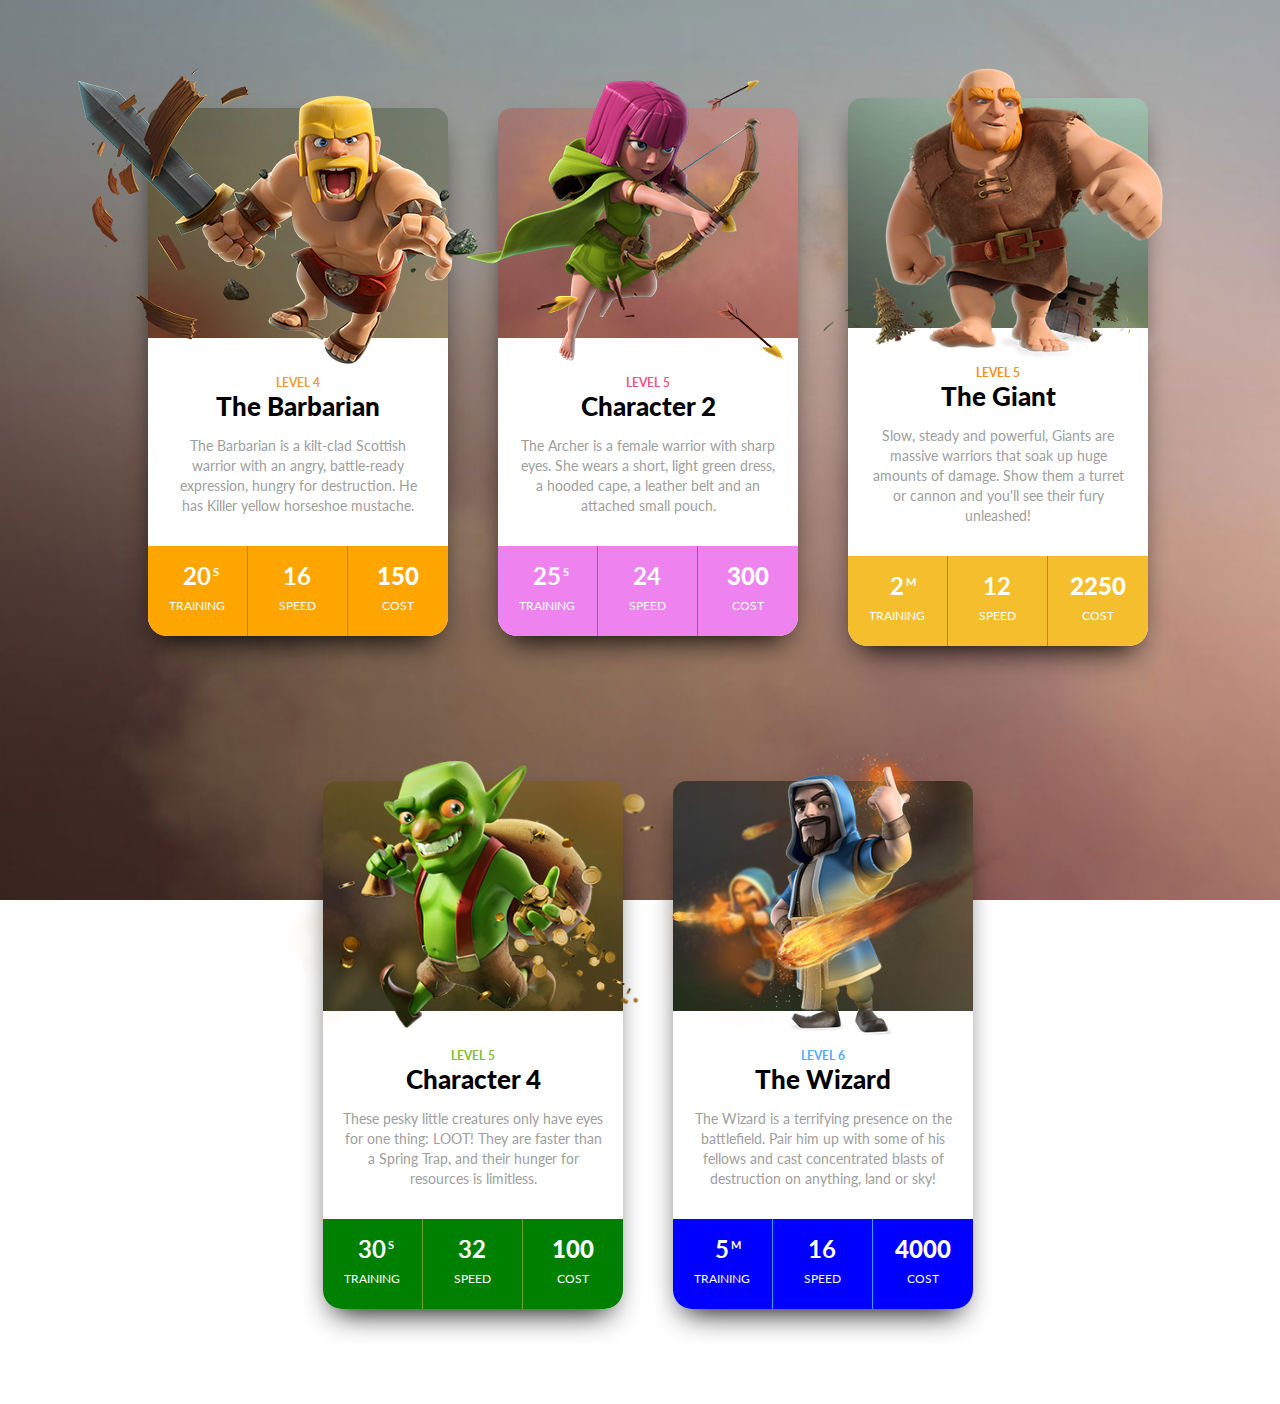
<file: DOM Assignment 4/04_DOM Project/index.html>
<!DOCTYPE html>
<html lang="en">

<head>
    <meta charset="UTF-8" />
    <meta http-equiv="X-UA-Compatible" content="IE=edge" />
    <meta name="viewport" content="width=device-width, initial-scale=1.0" />
    <title>Document</title>
    <link rel="stylesheet" href="./style.css" />
</head>

<body>
    <div class="slide-container">
        <div class="wrapper">
            <div class="clash-card barbarian">
                <div class="clash-card__image clash-card__image--barbarian">
                    <img src="./assets/barbarian.png" alt="barbarian" />
                </div>
                <div class="clash-card__level clash-card__level--barbarian">
                    Level 4
                </div>
                <div>The Barbarian</div>
                <div class="clash-card__unit-description">
                    The Barbarian is a kilt-clad Scottish warrior with an angry,
                    battle-ready expression, hungry for destruction. He has Killer
                    yellow horseshoe mustache.
                </div>

                <div class="clash-card__unit-stats clash-card__unit-stats--barbarian clearfix barbarien">
                    <div class="one-third">
                        <div class="stat">20<sup>S</sup></div>
                        <div class="stat-value">Training</div>
                    </div>

                    <div class="one-third">
                        <div class="stat">16</div>
                        <div class="stat-value">Speed</div>
                    </div>

                    <div class="one-third no-border">
                        <div class="stat">150</div>
                        <div class="stat-value">Cost</div>
                    </div>
                </div>
            </div>
            <!-- end clash-card barbarian-->
        </div>
        <!-- end wrapper -->

        <div class="wrapper">
            <div class="clash-card archer">
                <div class="clash-card__image clash-card__image--archer">
                    <img src="./assets/archer.png" alt="archer" />
                </div>
                <div class="clash-card__level clash-card__level--archer">Level 5</div>
                <div>Character 2</div>
                <div class="clash-card__unit-description">
                    The Archer is a female warrior with sharp eyes. She wears a short,
                    light green dress, a hooded cape, a leather belt and an attached
                    small pouch.
                </div>

                <div class="clash-card__unit-stats clash-card__unit-stats--archer clearfix archer1">
                    <div class="one-third">
                        <div class="stat">25<sup>S</sup></div>
                        <div class="stat-value">Training</div>
                    </div>

                    <div class="one-third">
                        <div class="stat">24</div>
                        <div class="stat-value">Speed</div>
                    </div>

                    <div class="one-third no-border">
                        <div class="stat">300</div>
                        <div class="stat-value">Cost</div>
                    </div>
                </div>
            </div>
            <!-- end clash-card archer-->
        </div>
        <!-- end wrapper -->

        <div class="wrapper">
            <div class="clash-card giant">
                <div class="clash-card__image clash-card__image--giant">
                    <img src="./assets/giant.png" alt="giant" />
                </div>
                <div class="clash-card__level clash-card__level--giant">Level 5</div>
                <div>The Giant</div>
                <div class="clash-card__unit-description">
                    Slow, steady and powerful, Giants are massive warriors that soak up
                    huge amounts of damage. Show them a turret or cannon and you'll see
                    their fury unleashed!
                </div>

                <div class="clash-card__unit-stats clash-card__unit-stats--giant clearfix giant1">
                    <div class="one-third">
                        <div class="stat">2<sup>M</sup></div>
                        <div class="stat-value">Training</div>
                    </div>

                    <div class="one-third">
                        <div class="stat">12</div>
                        <div class="stat-value">Speed</div>
                    </div>

                    <div class="one-third no-border">
                        <div class="stat">2250</div>
                        <div class="stat-value">Cost</div>
                    </div>
                </div>
            </div>
            <!-- end clash-card giant-->
        </div>
        <!-- end wrapper -->

        <div class="wrapper">
            <div class="clash-card goblin">
                <div class="clash-card__image clash-card__image--goblin">
                    <img src="./assets/goblin.png" alt="goblin" />
                </div>
                <div class="clash-card__level clash-card__level--goblin">Level 5</div>
                <div>Character 4</div>
                <div class="clash-card__unit-description">
                    These pesky little creatures only have eyes for one thing: LOOT!
                    They are faster than a Spring Trap, and their hunger for resources
                    is limitless.
                </div>

                <div class="clash-card__unit-stats clash-card__unit-stats--goblin clearfix goblin1">
                    <div class="one-third">
                        <div class="stat">30<sup>S</sup></div>
                        <div class="stat-value">Training</div>
                    </div>

                    <div class="one-third">
                        <div class="stat">32</div>
                        <div class="stat-value">Speed</div>
                    </div>

                    <div class="one-third no-border">
                        <div class="stat">100</div>
                        <div class="stat-value">Cost</div>
                    </div>
                </div>
            </div>
            <!-- end clash-card goblin-->
        </div>
        <!-- end wrapper -->

        <div class="wrapper">
            <div class="clash-card wizard">
                <div class="clash-card__image clash-card__image--wizard">
                    <img src="./assets/wizard.png" alt="wizard" />
                </div>
                <div class="clash-card__level clash-card__level--wizard">Level 6</div>
                <div>The Wizard</div>
                <div class="clash-card__unit-description">
                    The Wizard is a terrifying presence on the battlefield. Pair him up
                    with some of his fellows and cast concentrated blasts of destruction
                    on anything, land or sky!
                </div>

                <div class="clash-card__unit-stats clash-card__unit-stats--wizard clearfix wizard1">
                    <div class="one-third">
                        <div class="stat">5<sup>M</sup></div>
                        <div class="stat-value">Training</div>
                    </div>

                    <div class="one-third">
                        <div class="stat">16</div>
                        <div class="stat-value">Speed</div>
                    </div>

                    <div class="one-third no-border">
                        <div class="stat">4000</div>
                        <div class="stat-value">Cost</div>
                    </div>
                </div>
            </div>
            <!-- end clash-card wizard-->
        </div>
        <!-- end wrapper -->
    </div>
    <!-- end container -->
    <script src="./script.js"></script>
</body>

</html>
</file>
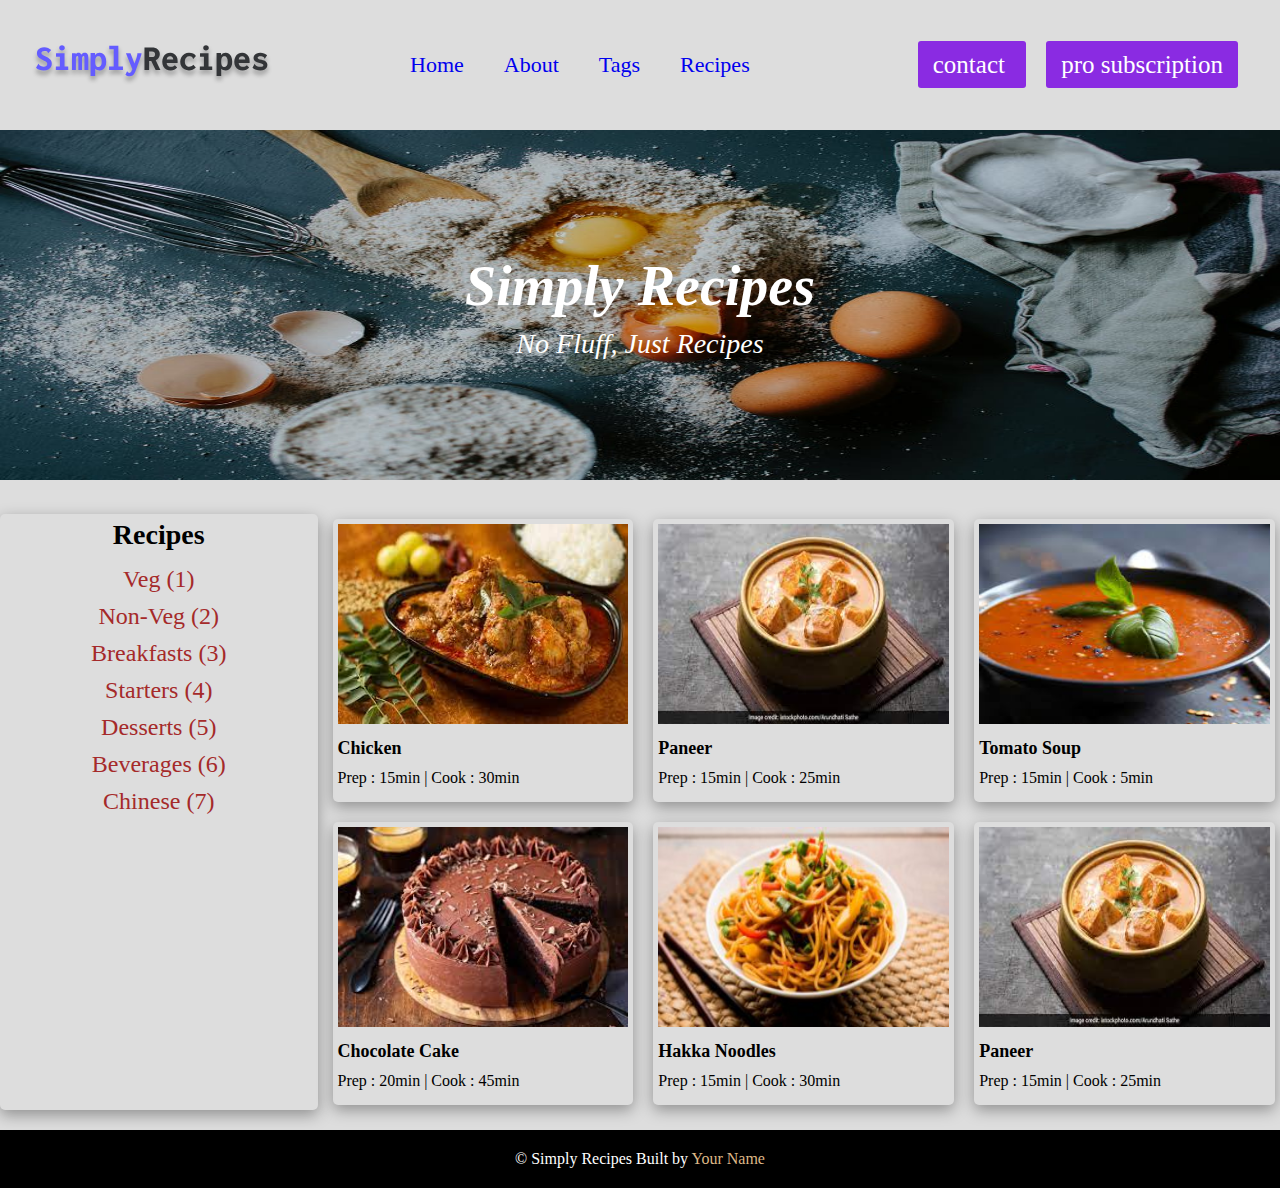
<file: DOM Assignment 5/05_DOM Project/index.html>
<!DOCTYPE html>
<html lang="en">

<head>
    <meta charset="UTF-8" />
    <meta http-equiv="X-UA-Compatible" content="IE=edge" />
    <meta name="viewport" content="width=device-width, initial-scale=1.0" />
    <title>Simply Recipes</title>
    <link rel="stylesheet" href="style.css" />
    <link rel="shortcut icon" href="/img/favicon.ico" type="image/x-icon">
</head>

<body>
    <nav class="navbar">
        <div class="nav-center">
            <div class="nav-header">
                <a href="index.html" class="nav-logo">
                    <img src="./img/logo.svg" alt="Simply Recipes" />
                </a>
            </div>
            <div class="nav-links">
                <a href="index.html" class="nav-link"> home </a>
                <a href="index.html" class="nav-link"> about </a>
                <a href="index.html" class="nav-link"> tags </a>
                <a href="index.html" class="nav-link"> recipes </a>
            </div>
            <div>
                <a href="index.html" class="btn"> contact </a>
            </div>
        </div>
    </nav>
    <main class="page">
        <header class="hero">
            <div class="hero-container">
                <img src="./img/main.jpeg" alt="Main Image">
                <div class="hero-text">
                    <h1>Simply Recipes</h1>
                    <h4>No Fluff, Just Recipes</h4>
                </div>
            </div>
        </header>
        <section class="recipes-container">
            <div class="tags-container">
                <h4 class="text-r">recipes</h4>
                <div>
                    <a href="#"> Veg (1)</a>
                    <a href="#"> Non-Veg (2)</a>
                    <a href="#"> Breakfasts (3)</a>
                    <a href="#"> Starters (4)</a>
                    <a href="#"> Desserts (5)</a>
                    <a href="#"> Beverages (6)</a>
                </div>
            </div>
            <div class="recipe-gallery">
                <div class="card">
                    <a href="#" class="recipe-text">
                        <img src="./img/recipe-1.jpeg" class="recipe-img" />
                        <h5 class="recipe-name">Chicken</h5>
                        <p class="recipe-disp">Prep : 15min | Cook : 30min</p>
                    </a>
                </div>
                <div class="card">
                    <a href="#" class="recipe-text">
                        <img src="./img/recipe-2.jpeg" class="recipe-img " />
                        <h5 class="recipe-name">Paneer</h5>
                        <p class="recipe-disp">Prep : 15min | Cook : 25min</p>
                    </a>
                </div>
                <div class="card">
                    <a href="#" class="recipe-text">
                        <img src="./img/recipe-3.jpeg" class="recipe-img " />
                        <h5 class="recipe-name">Tomato Soup</h5>
                        <p class="recipe-disp">Prep : 15min | Cook : 5min</p>
                    </a>
                </div>
                <div class="card">
                    <a href="#" class="recipe-text">
                        <img src="./img/recipe-4.jpeg" class="recipe-img " />
                        <h5 class="recipe-name">Chocolate Cake</h5>
                        <p class="recipe-disp">Prep : 20min | Cook : 45min</p>
                    </a>
                </div>
                <div class="card">
                    <a href="#" class="recipe-text">
                        <img src="./img/recipe-5.jpeg" class="recipe-img " />
                        <h5 class="recipe-name">Hakka Noodles</h5>
                        <p class="recipe-disp">Prep : 15min | Cook : 30min</p>
                    </a>
                </div>
                <div class="card">
                    <a href="#" class="recipe-text">
                        <img src="./img/recipe-2.jpeg" class="recipe-img " />
                        <h5 class="recipe-name">Paneer</h5>
                        <p class="recipe-disp">Prep : 15min | Cook : 25min</p>
                    </a>
                </div>
            </div>
        </section>
    </main>

    <footer class="page-footer">
        <p>
            &copy;
            <span class="footer-logo">Simply Recipes</span> Built by
            <a href=#>Your Name</a>
        </p>
    </footer>
    
    <script src="./script.js"></script>
</body>

</html>




<!-- 
    const ab = document.querySelector(".nav-links")
let x = document.createElement("a")
x.classList.add("btn")
x.textContent="Recipes 2"
'Recipes 2'
ab.append(x)
 -->
</file>
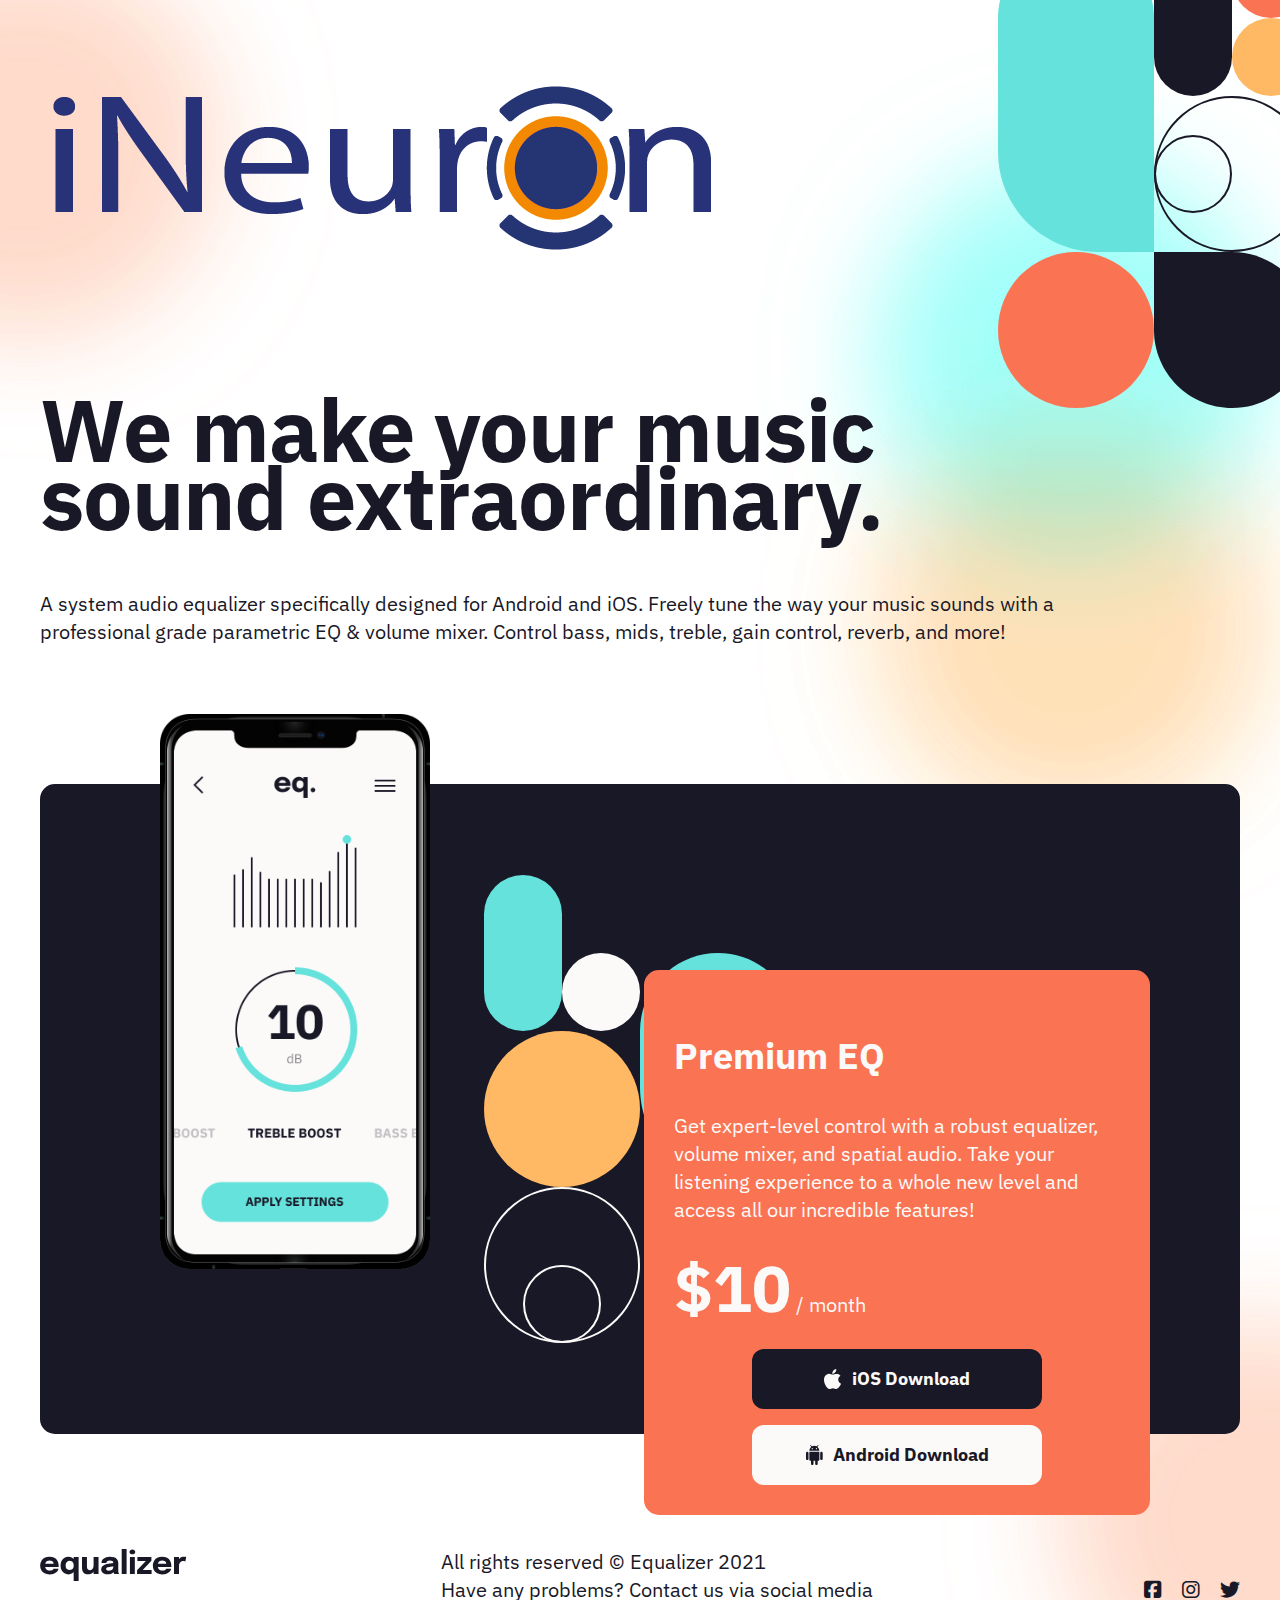
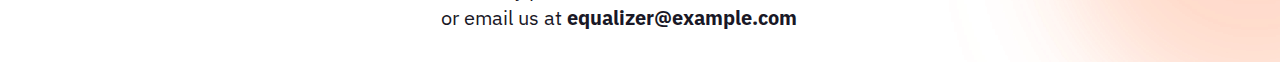
<file: DOM Assignment 6/06_DOM Project/index.html>
<!DOCTYPE html>
<html lang="en">

<head>
  <meta charset="UTF-8">
  <meta name="viewport" content="width=device-width, initial-scale=1.0">

  <link rel="stylesheet" href="./css/style.css">
  <title>DOM Project 3</title>
</head>

<body>

  <main>
    <div class="top_img">
      <img src="./assets/bg-pattern-1.svg" alt="Background top image">
    </div>
    <header>
      <img src="./assets/logo.svg" alt="Logo" class="logo">
    </header>
    <section class="hero">
      <h1>We make your music sound extraordinary.</h1>
      <p>A system audio equalizer specifically designed for Android and iOS. Freely tune the
        way your music sounds with a professional grade parametric EQ & volume mixer. Control
        bass, mids, treble, gain control, reverb, and more!</p>
    </section>

    <section class="app">
      <div class="app_img">
        <img src="./assets/illustration-app.png" alt="Ilustration app">
      </div>
      <div class="app_info">
        <h2>Premium EQ</h2>
        <p>Get expert-level control with a robust equalizer, volume mixer, and spatial audio. Take
          your listening experience to a whole new level and access all our incredible features!</p>
        <div class="app_price">
          <span>$4</span> / month
        </div>
        <div class="buttons">
          <div class="button iosDownload">
            <img src="./assets/icon-apple.svg" alt="iOS button">
            <span>iOS Download</span>
          </div>
          <div class="button androidDownload">
            <img src="./assets/icon-android.svg" alt="Android button">
            <span>Android Download</span>
          </div>
        </div>
      </div>
    </section>

    <footer>
      <div class="footer_logo"><img src="./assets/logo.svg" alt="Logo" class="logo"></div>
      <div class="footer_text">
        <div class="footer_copy">All rights reserved © Equalizer 2021</div>
        <div class="footer_problems"> Have any problems? Contact us via social media or email us at
          <strong>equalizer@example.com </strong>
        </div>
      </div>

      <div class="footer_social">
        <div class="footer_social_ico"><i class="fa-brands fa-square-facebook"></i></div>
        <div class="footer_social_ico"><i class="fa-brands fa-instagram"></i></div>
        <div class="footer_social_ico"><i class="fa-brands fa-twitter"></i></div>
      </div>

    </footer>
  </main>

  <script src="./script.js"></script>
  <link rel="stylesheet" href="https://cdnjs.cloudflare.com/ajax/libs/font-awesome/6.2.0/css/all.min.css">
</body>

</html>
</file>
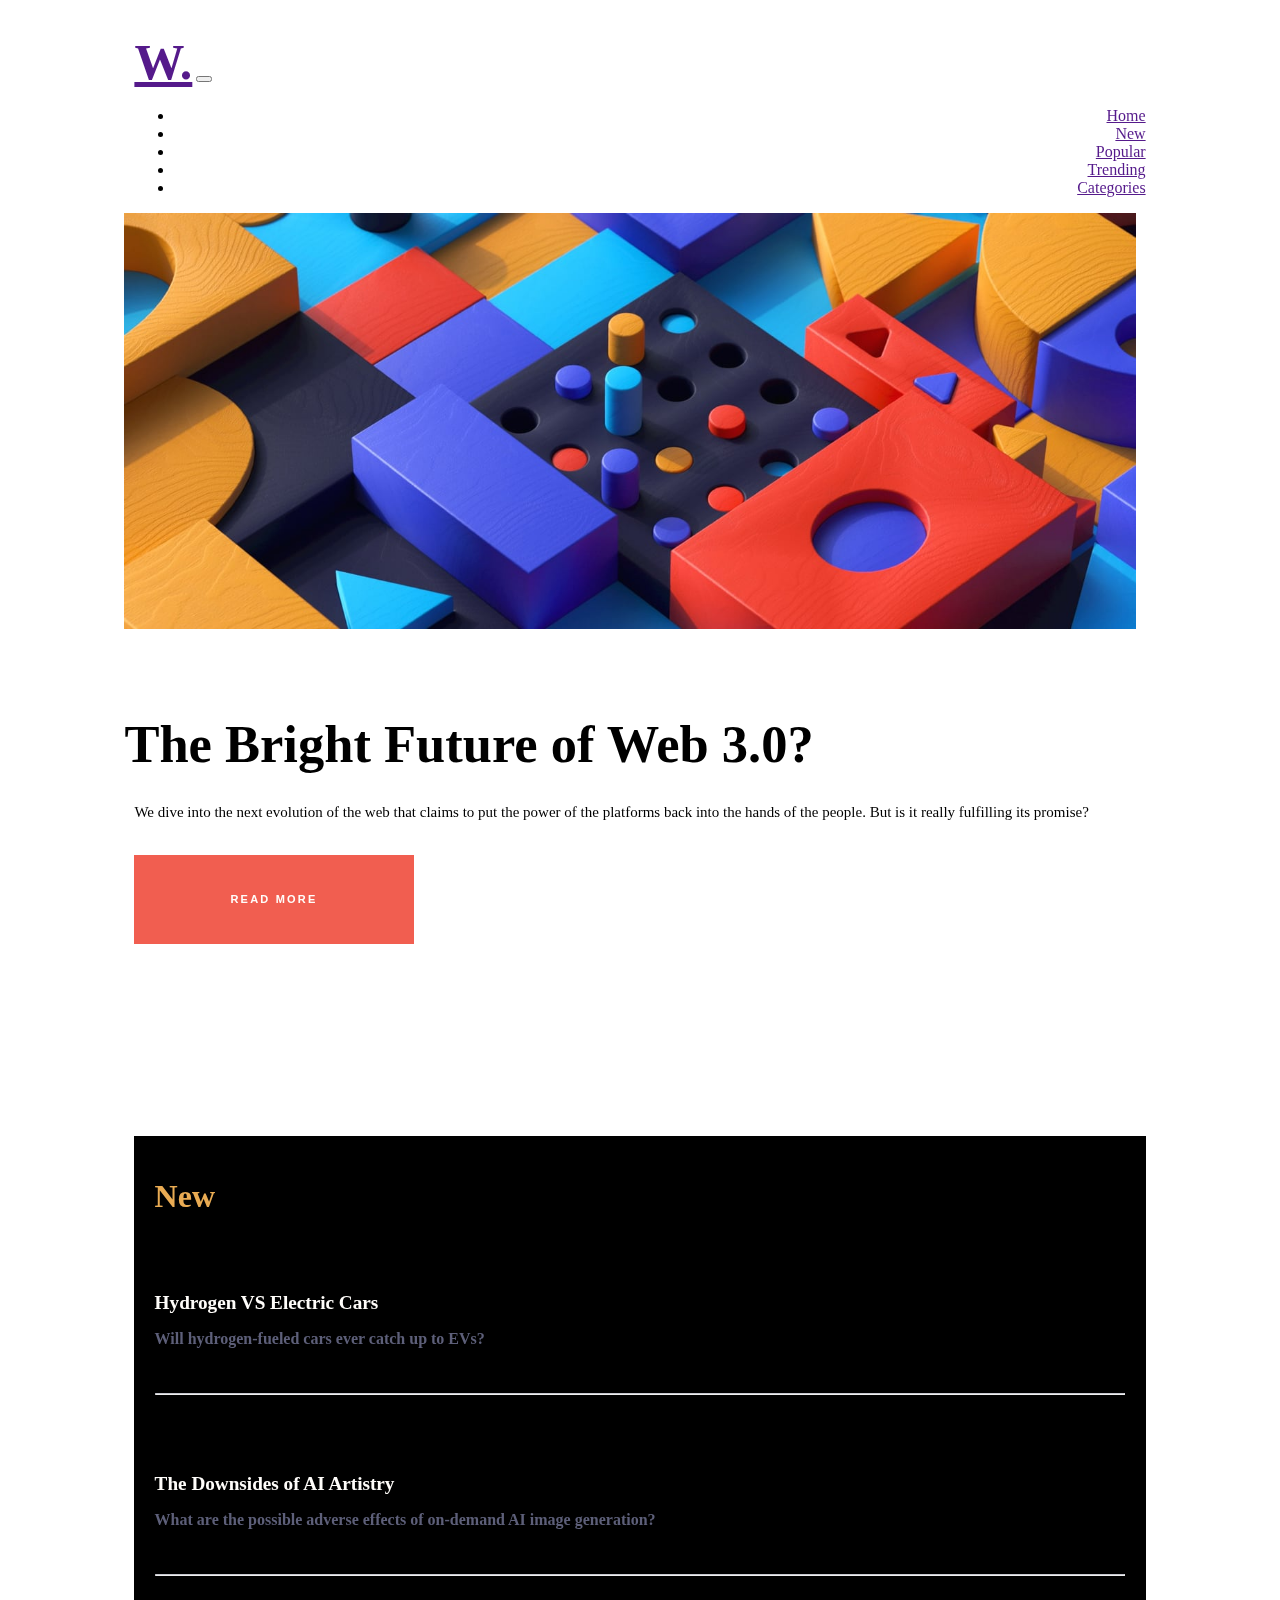
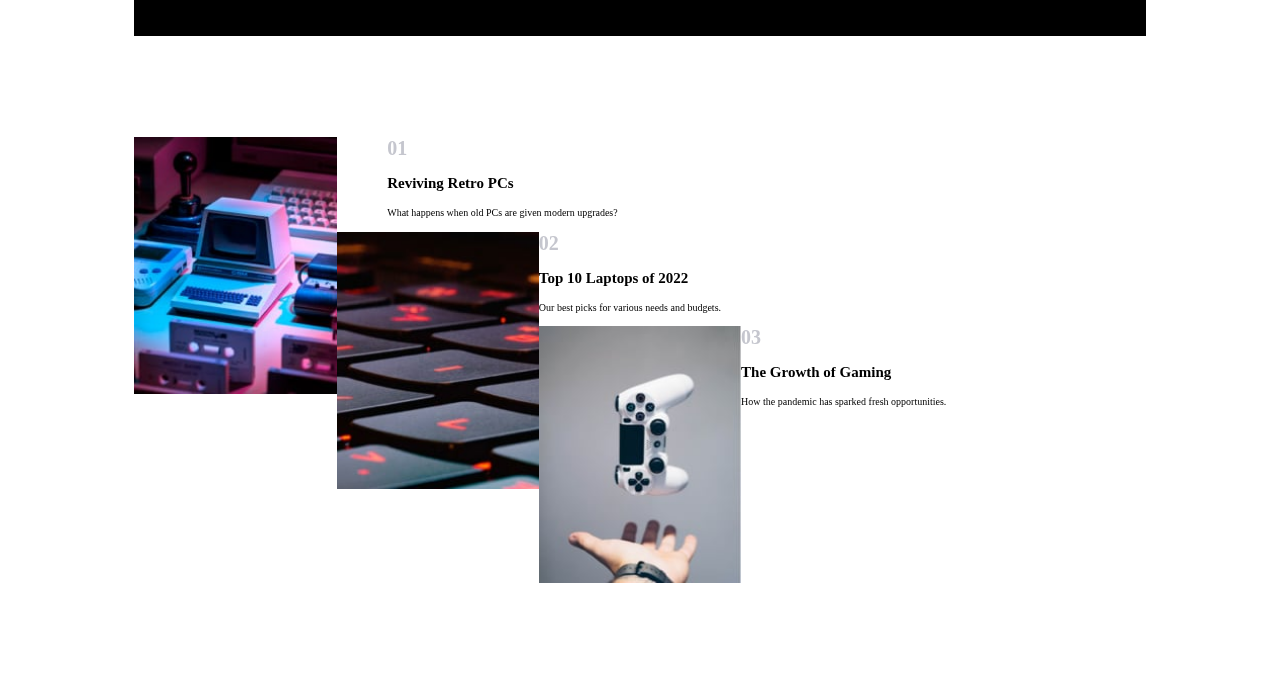
<file: DOM Assignment 8/DOM P8/index.html>
<!DOCTYPE html>
<html lang="en">
  <head>
    <meta charset="UTF-8" />
    <meta name="viewport" content="width=device-width, initial-scale=1.0" />
    <title>Frontend Mentor | News homepage</title>
    <link
      rel="stylesheet"
      href="https://cdn.jsdelivr.net/npm/bootstrap@5.2.2/dist/css/bootstrap.min.css"
      integrity="sha384-Zenh87qX5JnK2Jl0vWa8Ck2rdkQ2Bzep5IDxbcnCeuOxjzrPF/et3URy9Bv1WTRi"
      crossorigin="anonymous"
    />
    <link rel="stylesheet" href="style.css" />
    <script
      src="https://cdn.jsdelivr.net/npm/bootstrap@5.2.2/dist/js/bootstrap.bundle.min.js"
      integrity="sha384-OERcA2EqjJCMA+/3y+gxIOqMEjwtxJY7qPCqsdltbNJuaOe923+mo//f6V8Qbsw3"
      crossorigin="anonymous"
    ></script>
    <script
      src="https://cdn.jsdelivr.net/npm/bootstrap@5.2.2/dist/js/bootstrap.min.js"
      integrity="sha384-IDwe1+LCz02ROU9k972gdyvl+AESN10+x7tBKgc9I5HFtuNz0wWnPclzo6p9vxnk"
      crossorigin="anonymous"
    ></script>
    <script
      src="https://cdn.jsdelivr.net/npm/@popperjs/core@2.11.6/dist/umd/popper.min.js"
      integrity="sha384-oBqDVmMz9ATKxIep9tiCxS/Z9fNfEXiDAYTujMAeBAsjFuCZSmKbSSUnQlmh/jp3"
      crossorigin="anonymous"
    ></script>
  </head>
  <body>
    <main class="container-fluid">
      <nav class="navbar navbar-expand-lg">
        <a class="navbar-brand" href="">W.</a>

        <button class="navbar-toggler" type="button">
          <span class="navbar-toggler-icon"></span>
        </button>

        <div class="collapse navbar-collapse" id="navbarTogglerDemo01">
          <ul class="navbar-nav ms-auto list-btn">
            <li class="nav-item">
              <a class="nav-link" href="">Home</a>
            </li>
            <li class="nav-item">
              <a class="nav-link" href="">New</a>
            </li>
            <li class="nav-item">
              <a class="nav-link" href="">Popular</a>
            </li>
            <li class="nav-item">
              <a class="nav-link" href="">Trending</a>
            </li>
            <li class="nav-item">
              <a class="nav-link" href="">Categories</a>
            </li>
          </ul>
        </div>
      </nav>

      <section class="row first-row">
        <div class="col-lg-8">
          <img
            class="desk-image"
            src="images/image-web-3-desktop.jpg"
            alt="desk-img"
          />
          <div class="row second-row">
            <div class="col-lg-6">
              <h1 class="img-heading">The Bright Future of Web 3.0?</h1>
            </div>
            <div class="col-lg-6">
              <p class="sec-row-p">
                We dive into the next evolution of the web that claims to put
                the power of the platforms back into the hands of the people.
                But is it really fulfilling its promise?
              </p>
              <button class="read-btn">READ MORE</button>
            </div>
          </div>
        </div>
        <aside class="col-lg-4 new">
          <h1>New</h1>
          <h2 class="new-head">Hydrogen VS Electric Cars</h2>
          <p class="new-p">Will hydrogen-fueled cars ever catch up to EVs?</p>
          <hr class="hr-line" />
          <h2 class="new-head">The Downsides of AI Artistry</h2>
          <p class="new-p">
            What are the possible adverse effects of on-demand AI image
            generation?
          </p>
          <hr class="hr-line" />
          <h2 class="new-head">Is VC Funding Drying Up?</h2>
          <p class="new-p">
            Private funding by VC firms is down 50% YOY. We take a look at what
            that means.
          </p>
        </aside>
      </section>

      <section class="row last-row">
        <div class="col-lg-4">
          <img
            class="last-row-img"
            src="images/image-retro-pcs.jpg"
            alt="retro-img"
          />
          <h1 class="last-row-h1">01</h1>
          <h3>Reviving Retro PCs</h3>
          <p class="last-row-p">
            What happens when old PCs are given modern upgrades?
          </p>
        </div>
        <div class="col-lg-4">
          <img
            class="last-row-img"
            src="images/image-top-laptops.jpg"
            alt="laptop-img"
          />
          <h1 class="last-row-h1">02</h1>
          <h3>Top 10 Laptops of 2022</h3>
          <p class="last-row-p">
            Our best picks for various needs and budgets.
          </p>
        </div>
        <div class="col-lg-4">
          <img
            class="last-row-img"
            src="images/image-gaming-growth.jpg"
            alt="growth-img"
          />
          <h1 class="last-row-h1">03</h1>
          <h3>The Growth of Gaming</h3>
          <p class="last-row-p">
            How the pandemic has sparked fresh opportunities.
          </p>
        </div>
      </section>
    </main>
    <script src="./script.js"></script>
  </body>
</html>
</file>
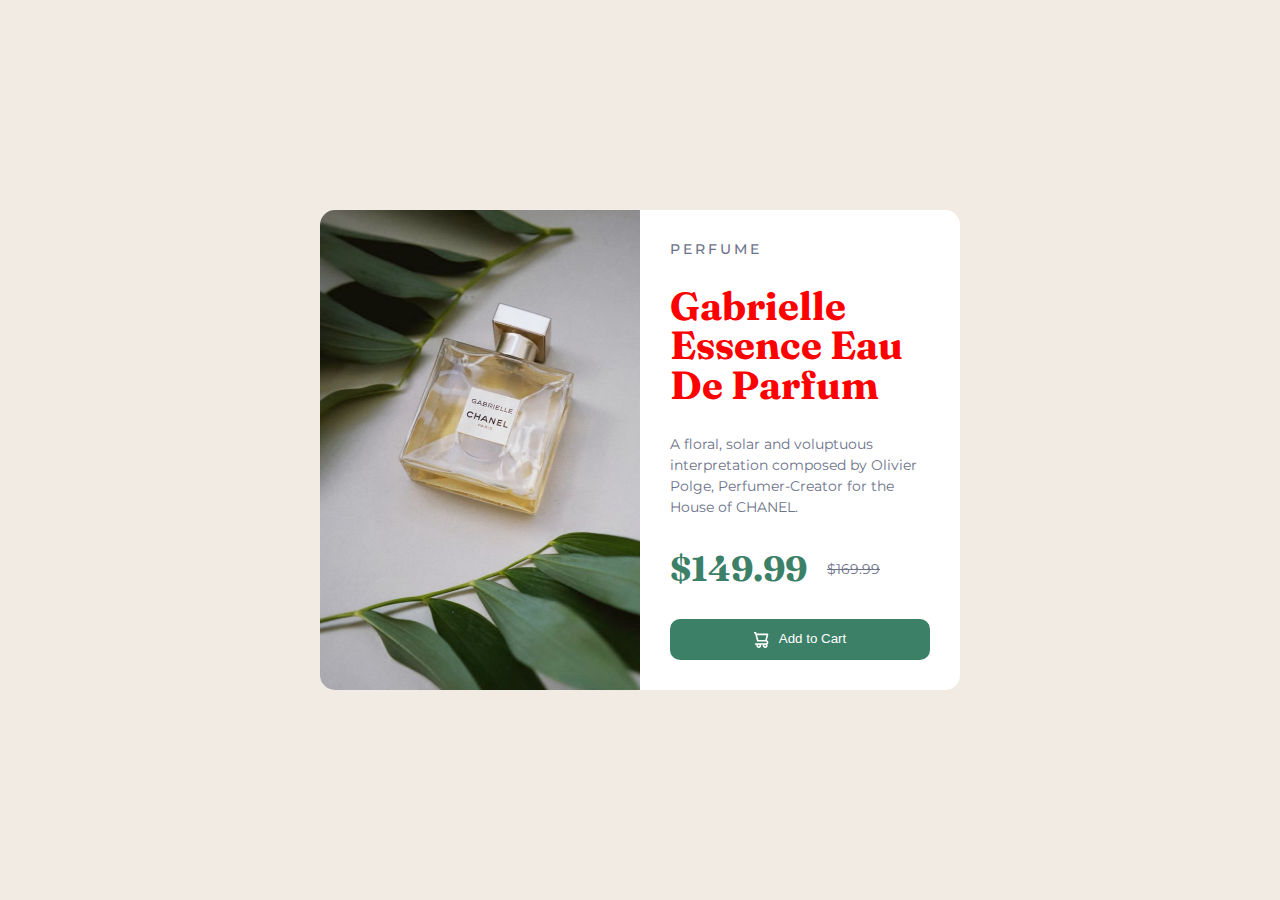
<file: DOM Assignment 9/DOM P9/index.html>
<!DOCTYPE html>
<html lang="en">
  <head>
    <meta charset="UTF-8" />
    <meta name="viewport" content="width=device-width, initial-scale=1.0" />
    <meta http-equiv="X-UA-Compatible" content="ie=edge" />
    <link
      rel="icon"
      type="image/png"
      sizes="32x32"
      href="./images/favicon-32x32.png"
    />
    <link rel="stylesheet" href="./styles.css" type="text/css" />

    <title>Product preview card component</title>
  </head>
  <body>
    <span class="title"></span>
    <div class="container">
      <div class="grid">
        <div class="img">
          <img src="./images/image-product-desktop.jpg" />
        </div>
        <div class="caption">
          <p class="category">PERFUME</p>
          <h1 class="title">Gabrielle Essence Eau De Parfum</h1>
          <p class="description">
            A floral, solar and voluptuous interpretation composed by Olivier
            Polge, Perfumer-Creator for the House of CHANEL.
          </p>
          <div class="price-tag">
            <p class="current-price">$149.99</p>
            <p class="old-price">$169.99</p>
          </div>
          <button class="add-to-cart">
            <img src="./images/icon-cart.svg" />Add to Cart
          </button>
        </div>
      </div>
    </div>
    <span class="title"></span>

    <script src="./script.js"></script>
  </body>
</html>
</file>
<file: DOM Assignment 4/04_DOM Project/style.css>
@import url(https://fonts.googleapis.com/css?family=Lato:400,700,900);
*,
*:before,
*:after {
  box-sizing: border-box;
}

body {
  background: linear-gradient(to bottom, #8c7a7a 0%, #af877c 65%, #af877c 100%) fixed;
  background: url("./assets/coc-background.jpg") no-repeat center center fixed;
  background-size: cover;
  font: 14px/20px "Lato", Arial, sans-serif;
  color: #9e9e9e;
  height: 100vh;
  width: 100vw;
  display: flex;
  align-items: center;
  justify-content: space-around;
  overflow-x: hidden;
}

.slide-container {
  margin: auto;
  display: flex;
  gap: 50px;
  align-items: center;
  justify-content: center;
  flex-wrap: wrap;
  padding: 50px 30px;
}

.wrapper {
  padding-top: 40px;
  padding-bottom: 40px;
}
.wrapper:focus {
  outline: 0;
}

.clash-card {
  background: white;
  width: 300px;
  display: inline-block;
  margin: auto;
  border-radius: 19px;
  position: relative;
  text-align: center;
  box-shadow: -1px 15px 30px -12px black;
  z-index: 9999;
}

.clash-card__image {
  position: relative;
  height: 230px;
  margin-bottom: 35px;
  border-top-left-radius: 14px;
  border-top-right-radius: 14px;
}

.clash-card__image--barbarian {
  background: url("./assets/barbarian-bg.jpg");
}
.clash-card__image--barbarian img {
  width: 400px;
  position: absolute;
  top: -65px;
  left: -70px;
}

.clash-card__image--archer {
  background: url("./assets/archer-bg.jpg");
}
.clash-card__image--archer img {
  width: 400px;
  position: absolute;
  top: -34px;
  left: -37px;
}

.clash-card__image--giant {
  background: url("./assets/giant-bg.jpg");
}
.clash-card__image--giant img {
  width: 340px;
  position: absolute;
  top: -30px;
  left: -25px;
}

.clash-card__image--goblin {
  background: url("./assets//goblin-bg.jpg");
}
.clash-card__image--goblin img {
  width: 370px;
  position: absolute;
  top: -21px;
  left: -37px;
}

.clash-card__image--wizard {
  background: url("./assets/wizard-bg.jpg");
}
.clash-card__image--wizard img {
  width: 345px;
  position: absolute;
  top: -28px;
  left: -10px;
}

.clash-card__level {
  text-transform: uppercase;
  font-size: 12px;
  font-weight: 700;
  margin-bottom: 3px;
}

.clash-card__level--barbarian {
  color: #ec9b3b;
}

.clash-card__level--archer {
  color: #ee5487;
}

.clash-card__level--giant {
  color: #f6901a;
}

.clash-card__level--goblin {
  color: #82bb30;
}

.clash-card__level--wizard {
  color: #4facff;
}

.clash-card div:nth-child(3) {
  font-size: 26px;
  color: black;
  font-weight: 900;
}

.clash-card__unit-description {
  padding: 20px;
  margin-bottom: 10px;
}
.barbarien {
  width: 100%;
  padding: 0%;
  overflow: hidden;
}
.archer1 {
  width: 100%;
  padding: 0%;
  overflow: hidden;
}
.giant1 {
  width: 100%;
  padding: 0%;
  overflow: hidden;
}
.goblin1 {
  width: 100%;
  padding: 0%;
  overflow: hidden;
}
.wizard1 {
  width: 100%;
  padding: 0%;
  overflow: hidden;
}
.clash-card__unit-stats--barbarian .one-third {
  border-right: 1px solid #bd7c2f;
}


.clash-card__unit-stats--archer .one-third {
  border-right: 1px solid #d04976;
}


.clash-card__unit-stats--giant .one-third {
  border-right: 1px solid #de7b09;
}


.clash-card__unit-stats--goblin .one-third {
  border-right: 1px solid #71a32a;
}

.clash-card__unit-stats--wizard .one-third {
  border-right: 1px solid #309eff;
}

.clash-card__unit-stats {
  font-weight: 700;
  border-bottom-left-radius: 19px;
  border-bottom-right-radius: 19px;
}
.clash-card__unit-stats .one-third {
  width: 33.33%;
  float: left;
  padding: 20px 15px;
}
.clash-card__unit-stats sup {
  position: absolute;
  bottom: 4px;
  font-size: 45%;
  margin-left: 2px;
}
.clash-card__unit-stats .stat {
  position: relative;
  font-size: 24px;
  margin-bottom: 10px;
}
.clash-card__unit-stats .stat-value {
  text-transform: uppercase;
  font-weight: 400;
  font-size: 12px;
}
.clash-card__unit-stats .no-border {
  border-right: none;
}

.clearfix:after {
  visibility: hidden;
  display: block;
  font-size: 0;
  content: " ";
  clear: both;
  height: 0;
} 

.slick-prev {
  left: 100px;
  z-index: 999;
}

.slick-next {
  right: 100px;
  z-index: 999;
}
</file>
<file: DOM Assignment 5/05_DOM Project/style.css>
*{
    margin: 0;
    padding: 0;
    box-sizing: border-box;
}

body{
    background-color: #dddddd;
    max-width: 1400px;
    margin: 0 auto;
}

.navbar{
    padding: 32px;
}

.nav-center{
    display: flex;
    justify-content: space-between;
    align-items: center;
}

.nav-links{
    display: flex;
    align-items: center;
    font-size: 22px;

}

.recipe-text{
    text-transform: capitalize;
    text-decoration: none;
    color: black;
}

a{
    text-decoration: none;
}

.nav-link{
    padding: 20px 10px;
}

.nav-links a{
    margin-right: 20px;
    text-transform: capitalize;
    text-decoration: none;
}

.btn{
    background-color: blueviolet;
    padding: 10px 15px;
    color: white;
    border-radius: 3px;
    margin: 10px;
    font-size: 25px;
}

.hero-container{
    position: relative;
    text-align: center;
    margin-bottom: 30px;
}

.hero-container img{
    width: 100%;
    height: 350px;
}

.hero-text{
    position: absolute;
    top: 50%;
    left:50% ;
    transform: translate(-50%,-50%);
}

.hero-text h1{
    font-size: 56px;
    color: white;
    margin-bottom: 10px;
    font-style: italic;
}

.hero-text h4{
    font-size: 28px;
    color: white;
    font-weight: 400;
    font-style: italic;
}


.recipes-container{
    margin: 0 auto;
    display: grid;
    grid-template-columns: 1fr 3fr;
    gap: 10px;
}

.recipe-gallery{
    display: grid;
    grid-template-columns: 1fr 1fr 1fr;
    gap: 20px;
}
.recipe-gallery .card {
    box-shadow: rgba(0, 0, 0, 0.35) 0px 5px 15px;

}

.recipes-container div{
    padding: 5px;
    border-radius: 5px;

} 

.recipe-img{
    width: 100%;
    height: 200px;
}

.recipe-name{
    text-transform: capitalize;
    font-size: 18px;
    margin-top: 10px;
}

.recipe-disp{
    text-transform: capitalize;
    font-size: 16px;
    margin: 10px 0;
}

.tags-container{
    text-align: center;
    box-shadow: rgba(0, 0, 0, 0.35) 0px 5px 15px;

}

.tags-container div:nth-child(2) {
    display: flex;
    flex-direction: column;
    box-shadow: none;

}

.tags-container div:nth-child(2)> a{
    margin-bottom: 10px;
    font-size: 24px;
    color: brown;
    text-transform: capitalize;
}

.text-r{
    font-size: 28px;
    text-transform: capitalize;
    margin-bottom: 10px;
}

.page-footer{
    text-align: center;
    background-color: black;
    color: white;
    padding: 20px;
    margin-top: 20px;
}

.page-footer a{
    text-decoration: none;
    color: burlywood;
    
}
</file>
<file: DOM Assignment 6/06_DOM Project/css/style.css>
@import url('https://fonts.googleapis.com/css2?family=IBM+Plex+Sans:wght@400;700&display=swap');

:root{
    --color1: #66E2DC;
    --color2:#FA7453;
    --color3:#FFB964;
    --color4:#FCFAF9;
    --color5:#191826;

    /*Typo*/
    --ff: 'IBM Plex Sans', sans-serif;
    /*h1*/
    --h1-lh:68px;
    --h1-ls: -1px;
    --h1-fw:700;
    --h1-fs:88px;

    /*h2*/
    --h2-lh:52px;
    --h2-fw: 700;
    --h2-fs:40px;

    /*Body1*/
    --body-fs:20px;
    --body-lh: 34px;    
    /*Body2*/
    --body2-fs: 16px;
    --body2-lh: 26px;

}

/* General */
html, body{
    margin: 0;
    width: 100%;
    min-height: 100vh;
    font-family: var(--ff);
    font-size: var(--body2-fs);
    line-height: var(--body2-lh);
    background-image: url("../assets/bg-main-mobile.png");
    color: var(--color5);
    overflow-x: hidden;
}
h1{
    font-size: var(--h1-fs);
    line-height: var(--h1-lh);
    font-weight:var(--h1-fw);
    letter-spacing: var(--h1-ls)
}h2{
    font-size: var(--h2-fs);
    font-weight: var(--h2-fw);
    line-height: var(--h2-lh);
}

/* Buttons */
.button {
    min-width: 290px;
    text-align: center;
    min-height: 60px;
    font-weight: 700;
    border-radius: 12px;
    display: grid;
    align-items: center;
    font-size: 18px;
    cursor: pointer;
    display: flex;
    justify-content: center;
    gap: 10px;
}
.buttons {
    display: flex;
    flex-direction: column;
    align-items: center;
    gap: 16px;
}

.iosDownload {
    background: var(--color5);
    color: var(--color4);
}

.iosDownload:hover {
    background: var(--color1);
}

.androidDownload {
    background-color: var(--color4);
    color: var(--color5);
}

.androidDownload:hover {
    background: var(--color3);
}


/*Content */
main{
    max-width: 1200px;
    margin: 0 auto;
    padding: 30px;
}
section {padding: 34px 0;}

/*Header */
header{
    padding: 39px 0;
}
.top_img{display:none}

/*Hero */
h1{font-size: 40px;}
h2 {font-size: 36px;}
/* App */
.app_img {
    display: flex;
    background-image: url('../assets/bg-pattern-2.svg');
    background-repeat: no-repeat;
    background-position: center;
    background-color: var(--color5);
    position: relative;
    border-radius: 15px;
    margin-top: 50px;
    z-index: 2;
    padding-bottom: 50px;
}.app_img img {
    max-width: 200px;
    margin: 0 auto;
    margin-top: -70px;
}
.app_info {
    background: var(--color2);
    border-radius: 15px;
    padding: 30px;
    margin-top: -20px;
    z-index: 99;
    color: var(--color4);
    position: relative;
    gap: 30px;
    display: grid;
}
.app_info h2 {
    padding: 0;
    margin-bottom: 0;
}
.app_info p {margin-top: 0;}

.app_price span {
    font-size: 65px;
    font-weight: var(--h1-fw);
}

/* Footer */
.footer_social {
    display: flex;
    gap: 20px;
}

.footer_social_ico:hover {
    cursor: pointer;
    color: var(--color2) !important;
}

footer {
    display: grid;
    gap: 20px;
    margin-top: 80px;
}
.footer_logo {align-self: flex-start;}


@media (min-width: 760px) {
    h1 {
        font-size: 64px;
        line-height: 64px;
    }
    
    body {
        font-size: 18px;
        line-height: 28px;
    }
    .top_img {
        display:block;
        position: absolute;
        right: -30px;
        top: -60px;
    }
    .hero {
        max-width: 520px;
    }
    .app_img {
        min-height: 600px;
    }
    
    .app_img img {
        max-width: 270px;
        max-height: 555px;
        margin-left: 10%;
    }
    .app_info {
        max-width: 400px;
        margin-top: -400px;
        margin-left: 240px;
    }
    .footer_content {
        align-items: center;
        display: flex;
    }

}


@media (min-width: 1024px) {
    html, body{
        background-image: url(../assets/bg-main-desktop.png);
        background-position: center;
    }

    .hero {
        max-width: 85vw;
        position: relative;
    }

    h1 {
        font-size: var(--h1-fs);
        line-height: var(--h1-lh);
    }

    body {
        font-size: var(--body-fs);
    }

    .app_info {
        position: absolute;
        margin: unset;
        top: 270px;
        right: 90px;
        max-width: 446px;
    }

    .app {
        position: relative;
    }

    footer {
        display: flex;
        align-items: center;
        justify-content: space-between;
    }

    .footer_text {
        max-width: 450px;
    }
}
</file>
<file: DOM Assignment 8/DOM P8/style.css>
body {
  background-image: linear-gradient(
      rgba(255, 255, 255, 0.5),
      rgba(255, 255, 255, 0.5)
    ),
    url("data:image/svg+xml,<svg id='patternId' width='100%' height='100%' xmlns='http://www.w3.org/2000/svg'><defs><pattern id='a' patternUnits='userSpaceOnUse' width='40' height='40' patternTransform='scale(1) rotate(0)'><rect x='0' y='0' width='100%' height='100%' fill='hsla(0,0%,100%,1)'/><path d='M20-5V5m0 30v10m20-30v10M0 15v10'  stroke-linejoin='round' stroke-linecap='round' stroke-width='0.5' stroke='hsla(258.5,59.4%,59.4%,1)' fill='none'/><path d='M-5 40H5M-5 0H5m30 0h10M35 40h10M15 20h10'  stroke-linejoin='round' stroke-linecap='round' stroke-width='0.5' stroke='hsla(339.6,82.2%,51.6%,1)' fill='none'/></pattern></defs><rect width='800%' height='800%' transform='translate(0,0)' fill='url(%23a)'/></svg>");
}

h3 {
  font-weight: bold;
  font-size: 18px;
  margin-left: 30%;
  padding-left: 6%;
  padding-right: 2%;
}

.container-fluid {
  padding: 2% 10%;
}

hr.hr-line {
  border-top: 1px solid hsl(233, 8%, 79%);
}

.desk-image {
  width: 100%;
  margin-left: -10px;
}

.first-row {
  margin-right: 0px;
  margin-left: 0px;
}

.new {
  background-color: black;
  padding: 2%;
  color: hsl(35, 77%, 62%);
  font-weight: bolder;
}
.new-h1 {
  padding-top: 5%;
}
.new-head {
  text-align: left;
  font-family: "Inter-Bold";
  color: hsl(36, 100%, 99%);
  font-size: 1.2em;
  margin-top: 8%;
}
.new-p {
  font-family: "Inter-Regular";
  font-size: 1em;
  color: hsl(236, 13%, 42%);
  padding-bottom: 3%;
}

.nav-item {
  padding-left: 1.7em;
  text-align: right;
}

.navbar-brand {
  font-size: 50px;
  font-family: "Inter-ExtraBold";
  font-weight: bolder;
}

.img-heading {
  margin-left: -10px;
  font-size: 3.5em;
  font-weight: 700;
  text-align: left;
  line-height: 50px;
}

.second-row {
  padding: 5% 5% 0% 0%;
  font-size: 15px;
}

.read-btn {
  background-color: hsl(5, 85%, 63%);
  margin-top: 2%;
  padding: 4% 10%;
  color: hsl(36, 100%, 99%);
  font-size: 11px;
  letter-spacing: 0.2em;
  font-weight: bold;
  border: none;
}

.last-row {
  margin: 10% 0% 10% 0%;
  text-align: left;
}
.last-row-img {
  width: 30%;
  float: left;
  padding-bottom: 0;
}
.last-row-h1 {
  color: hsl(233, 8%, 79%);
  font-size: 30px;
  margin-left: 30%;
  padding-left: 6%;
  padding-right: 2%;
}

.last-row-p {
  font-size: 15px;
  margin-left: 30%;
  padding-left: 6%;
  padding-right: 2%;
  margin-bottom: 0;
}

aside {
  height: 460px;
}

@media (min-width: 375px) {
  h3 {
    font-size: 15px;
    padding-left: 0;
    margin-left: 25%;
  }

  .last-row-img {
    width: 20%;
    padding-bottom: 10%;
  }
  .read-btn {
    margin-bottom: 20%;
  }
  .last-row-h1 {
    font-size: 20px;
    padding-left: 0;
    margin-left: 25%;
  }
  .last-row-p {
    font-size: 10px;
    padding-right: 20px;
    padding-left: 0;
    margin-left: 25%;
    margin-bottom: 0;
  }
  .navbar-collapse {
    display: block;
  }
}
</file>
<file: DOM Assignment 9/DOM P9/styles.css>
@import url("https://fonts.googleapis.com/css2?family=Fraunces:opsz,wght@9..144,700&family=Montserrat:wght@500;700&display=swap");

* {
  margin: 0;
  padding: 0;
  box-sizing: border-box;
}

body {
  font-family: "Montserrat", sans-serif;
  background-color: hsl(30, 38%, 92%);
  font-size: 14px;
  min-height: 100vh;
  display: flex;
  justify-content: center;
  align-items: center;
}

.container {
  max-width: 700px;
  margin: 30px auto;
  padding: 0 30px;
}

.grid {
  display: grid;
  grid-template-columns: 1fr 1fr;
  background-color: #fff;
  border-radius: 15px;
  overflow: hidden;
}

.img img {
  max-width: 100%;
  display: inherit;
}

.caption {
  padding: 30px;
  display: flex;
  flex-direction: column;
  justify-content: space-between;
}

.category {
  text-transform: uppercase;
  letter-spacing: 3px;
  color: hsl(228, 12%, 48%);
  font-weight: 500;
}

.title {
  font-family: "Fraunces", serif;
  font-size: 2.8em;
  line-height: 1em;
  color: hsl(212, 21%, 14%);
}

.description {
  line-height: 150%;
  color: hsl(228, 12%, 48%);
}

.price-tag {
  display: flex;
  align-items: center;
}

.current-price {
  font-family: "Fraunces", serif;
  font-weight: 700;
  color: hsl(158, 36%, 37%);
  font-size: 2.5em;
}

.old-price {
  color: hsl(228, 12%, 48%);
  text-decoration: line-through;
  margin-left: 20px;
}

.add-to-cart {
  background-color: hsl(158, 36%, 37%);
  color: #fff;
  padding: 12px 0;
  border: 0;
  border-radius: 10px;
  cursor: pointer;
  transition: background-color 0.5s ease;
}

.add-to-cart:hover {
  background-color: hsl(157, 37%, 20%);
}

button img {
  margin-right: 10px;
  vertical-align: middle;
}

@media (max-width: 630px) {
  .grid {
    display: grid;
    grid-template-columns: 1fr;
  }

  .img img {
    width: 100%;
    max-height: 500px;
    object-fit: cover;
  }

  .category,
  .title,
  .description,
  .price-tag,
  .add-to-cart {
    padding-bottom: 20px;
  }
}

@media (max-width: 375px) {
  .container {
    margin: 15px auto;
    padding: 0 15px;
  }
  .grid {
    display: grid;
    grid-template-columns: 1fr;
  }

  .img img {
    width: 100%;
    max-height: 250px;
    object-fit: cover;
  }

  .category,
  .title,
  .description,
  .price-tag,
  .add-to-cart {
    padding-bottom: 15px;
  }
}
</file>
